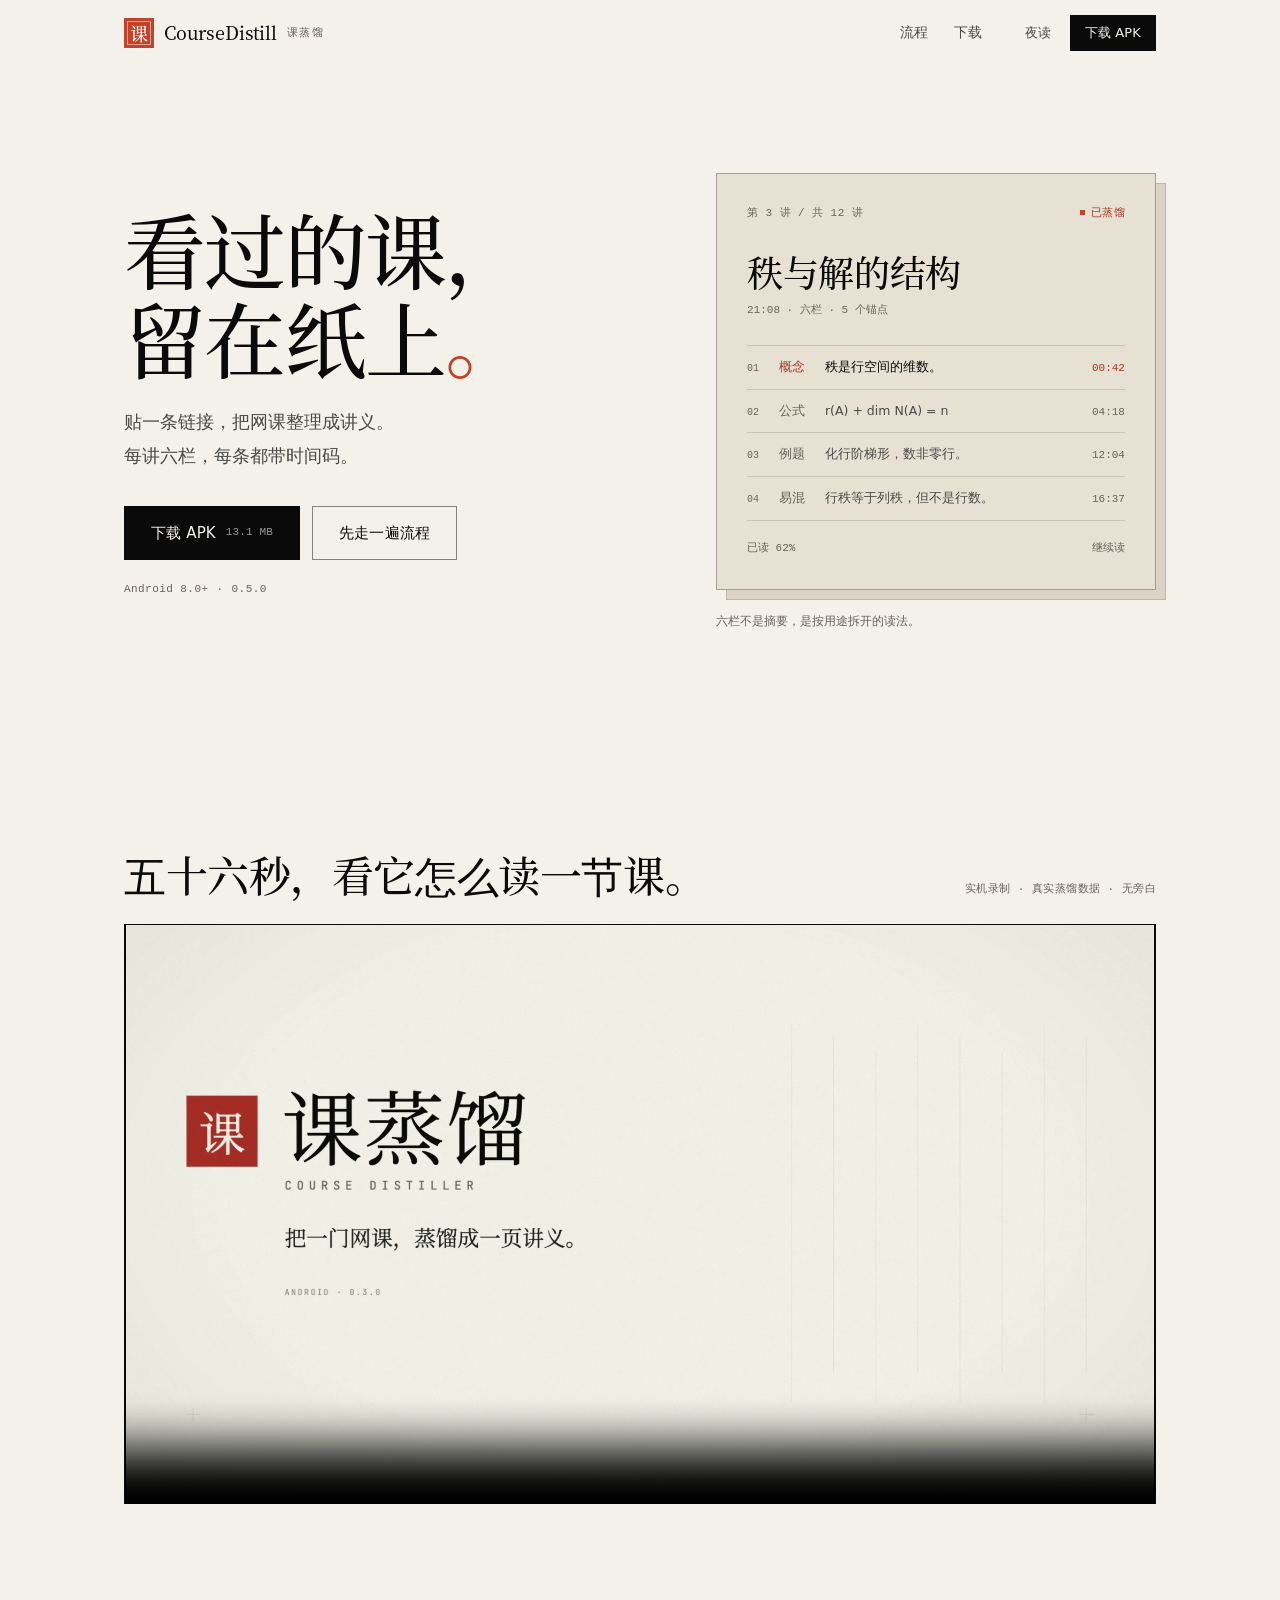
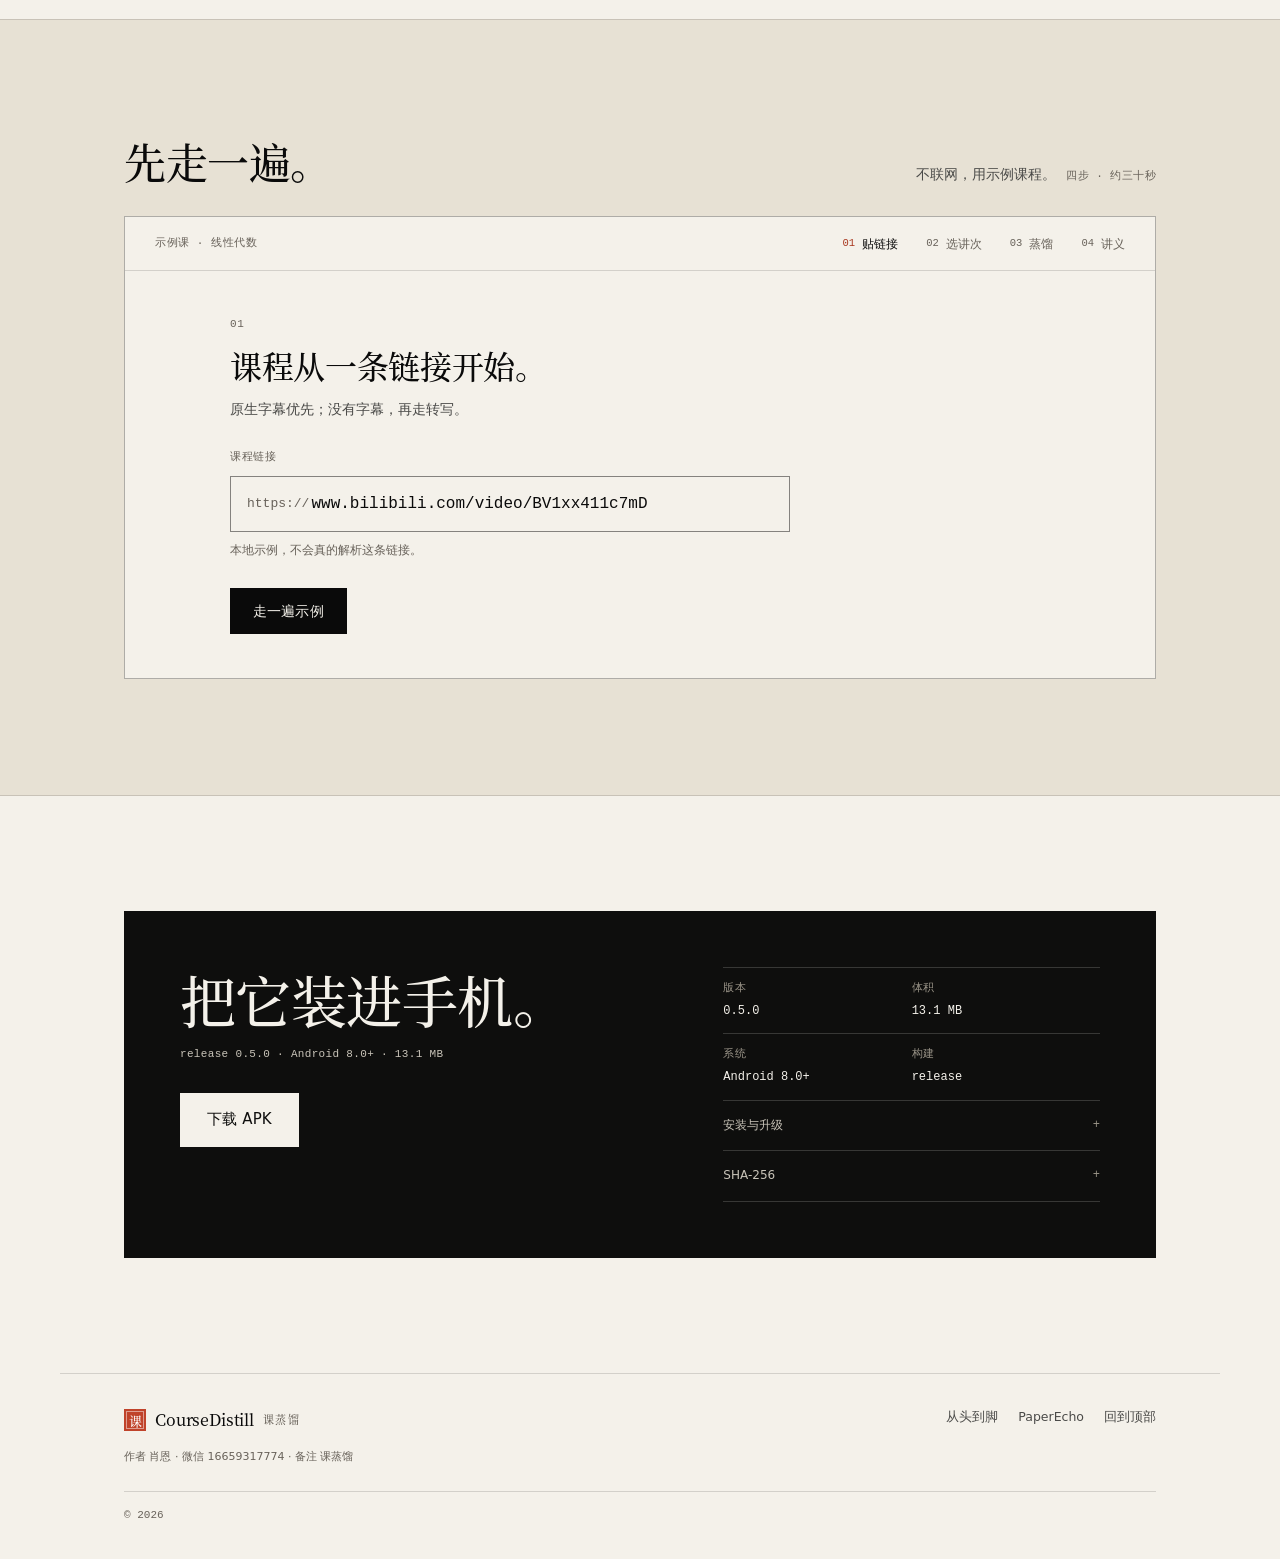
<file: index.html>
<!doctype html>
<html lang="zh-CN">
<head>
<meta charset="utf-8">
<meta name="viewport" content="width=device-width, initial-scale=1">
<title>CourseDistill 课蒸馏 · 把网课整理成讲义</title>
<meta name="description" content="贴一条课程链接，把一门网课整理成可检索的讲义。一讲六栏，每条都带能回到原话的时间码。">
<meta name="color-scheme" content="light dark">
<meta name="theme-color" content="#F4F1EA">
<link rel="canonical" href="https://dpenglish-com.github.io/keliuzheng-site/">
<link rel="icon" href="favicon.svg" type="image/svg+xml">
<link rel="apple-touch-icon" href="assets/apple-touch-icon.png">
<meta property="og:type" content="website">
<meta property="og:title" content="CourseDistill 课蒸馏 · 看过的课，留在纸上">
<meta property="og:description" content="贴一条课程链接，把网课整理成可检索的讲义。一讲六栏，每条都带时间码。">
<meta property="og:url" content="https://dpenglish-com.github.io/keliuzheng-site/">
<meta property="og:image" content="https://dpenglish-com.github.io/keliuzheng-site/assets/og.png">
<meta property="og:image:width" content="1200">
<meta property="og:image:height" content="630">
<meta property="og:image:alt" content="CourseDistill 课蒸馏 · 看过的课，留在纸上。">
<meta property="og:video" content="https://dpenglish-com.github.io/keliuzheng-site/assets/film/promo-56s.mp4">
<meta property="og:video:type" content="video/mp4">
<meta property="og:video:width" content="1920">
<meta property="og:video:height" content="1080">
<meta property="og:locale" content="zh_CN">
<meta name="twitter:card" content="summary_large_image">
<script>
(function () {
  var t;
  try { t = localStorage.getItem('keliuzheng-theme'); } catch (e) {}
  if (t !== 'light' && t !== 'dark') {
    t = window.matchMedia && window.matchMedia('(prefers-color-scheme: dark)').matches ? 'dark' : 'light';
  }
  document.documentElement.setAttribute('data-theme', t);
  document.documentElement.classList.add('js');
  var m = document.querySelector('meta[name="theme-color"]');
  if (m) m.setAttribute('content', t === 'dark' ? '#0C0C0C' : '#F4F1EA');
})();
</script>
<link rel="preload" href="assets/fonts/keliuzheng-serif.woff2?v=2" as="font" type="font/woff2" crossorigin>
<link rel="stylesheet" href="styles.css">
<script type="application/ld+json">
{
  "@context": "https://schema.org",
  "@type": "SoftwareApplication",
  "name": "CourseDistill 课蒸馏",
  "applicationCategory": "EducationalApplication",
  "operatingSystem": "Android 8.0 及以上",
  "softwareVersion": "0.5.0",
  "url": "https://dpenglish-com.github.io/keliuzheng-site/",
  "description": "把一门网课整理成可检索的讲义，一讲六栏，每条都带时间码。",
  "offers": { "@type": "Offer", "price": "0", "priceCurrency": "CNY" }
}
</script>
</head>
<body>
<a class="skip" href="#main">跳到主要内容</a>
<div class="read-progress" aria-hidden="true"><span id="read-progress-fill"></span></div>

<header class="site-head" id="site-head">
  <div class="wrap head-in">
    <a class="brand" href="#top" aria-label="课 CourseDistill 课蒸馏 首页">
      <span class="seal" aria-hidden="true">课</span>
      <span class="brand-en">CourseDistill</span>
      <span class="brand-cn">课蒸馏</span>
    </a>
    <nav class="nav" aria-label="页面导航">
      <a href="#flow" data-nav="flow">流程</a>
      <a href="#download" data-nav="download">下载</a>
    </nav>
    <div class="head-actions">
      <button class="theme" id="theme-toggle" type="button">夜读</button>
      <a class="btn btn-solid btn-small head-dl" href="downloads/Keliuzheng-0.5.0-release.apk" download>下载 APK</a>
    </div>
  </div>
</header>

<main id="main">
  <section class="hero wrap" id="top">
    <div class="hero-copy">
      <h1>看过的课，<br>留在纸上<span class="end">。</span></h1>
      <p class="hero-lead">贴一条链接，把网课整理成讲义。<br>每讲六栏，每条都带时间码。</p>
      <div class="hero-actions">
        <a class="btn btn-solid btn-lg" href="downloads/Keliuzheng-0.5.0-release.apk" download>下载 APK<span class="btn-note">13.1 MB</span></a>
        <a class="btn btn-line btn-lg" href="#flow">先走一遍流程</a>
      </div>
      <p class="hero-meta mono">Android 8.0+<span>·</span>0.5.0</p>
    </div>

    <figure class="hero-sheet">
      <div class="sheet-wrap">
        <article class="sheet">
          <header class="sheet-head mono">
            <span>第 3 讲 / 共 12 讲</span>
            <span class="sheet-status">已蒸馏</span>
          </header>
          <h2>秩与解的结构</h2>
          <p class="sheet-sub mono">21:08 · 六栏 · 5 个锚点</p>
          <ul class="sheet-rows">
            <li class="is-current"><span class="no mono">01</span><span class="k">概念</span><span class="v">秩是行空间的维数。</span><span class="t mono">00:42</span></li>
            <li><span class="no mono">02</span><span class="k">公式</span><span class="v">r(A) + dim N(A) = n</span><span class="t mono">04:18</span></li>
            <li><span class="no mono">03</span><span class="k">例题</span><span class="v">化行阶梯形，数非零行。</span><span class="t mono">12:04</span></li>
            <li><span class="no mono">04</span><span class="k">易混</span><span class="v">行秩等于列秩，但不是行数。</span><span class="t mono">16:37</span></li>
          </ul>
          <p class="sheet-foot mono"><span>已读 62%</span><span>继续读</span></p>
        </article>
      </div>
      <figcaption>六栏不是摘要，是按用途拆开的读法。</figcaption>
    </figure>
  </section>

  <section class="film wrap" id="film" aria-label="产品宣传片">
    <div class="film-head">
      <h2>五十六秒，看它怎么读一节课。</h2>
      <p class="mono">实机录制 · 真实蒸馏数据 · 无旁白</p>
    </div>
    <video class="film-video" controls playsinline preload="metadata" poster="assets/film/poster.jpg">
      <source src="assets/film/promo-56s.mp4" type="video/mp4">
      这段宣传片需要支持 HTML5 视频的浏览器观看。
    </video>
  </section>

  <section class="flow-band" id="flow">
    <div class="wrap">
      <header class="flow-head">
        <h2>先走一遍。</h2>
        <p>不联网，用示例课程。<span class="flow-time mono">四步 · 约三十秒</span></p>
      </header>

      <div class="app" id="demo" data-step="1">
        <div class="app-bar">
          <span class="app-title mono">示例课 · 线性代数</span>
          <ol class="stepper" aria-label="流程进度">
            <li class="is-current" data-step-label="1" aria-current="step"><span>01</span>贴链接</li>
            <li data-step-label="2"><span>02</span>选讲次</li>
            <li data-step-label="3"><span>03</span>蒸馏</li>
            <li data-step-label="4"><span>04</span>讲义</li>
          </ol>
        </div>

        <div class="app-body">
          <section class="panel" data-panel="1" aria-labelledby="panel-1-title">
            <div class="panel-in">
              <p class="panel-step mono">01</p>
              <h3 id="panel-1-title" tabindex="-1">课程从一条链接开始。</h3>
              <p class="panel-lead">原生字幕优先；没有字幕，再走转写。</p>
              <form class="link-form" id="link-form" novalidate>
                <label class="field-label mono" for="course-url">课程链接</label>
                <div class="field" id="url-field">
                  <span class="field-prefix" aria-hidden="true">https://</span>
                  <input id="course-url" name="url" type="text" inputmode="url" autocomplete="off" spellcheck="false" value="www.bilibili.com/video/BV1xx411c7mD" aria-describedby="url-hint">
                </div>
                <p class="field-hint" id="url-hint" aria-live="polite">本地示例，不会真的解析这条链接。</p>
                <div class="panel-actions">
                  <button class="btn btn-solid" type="submit" id="parse-btn">走一遍示例</button>
                </div>
              </form>
            </div>
          </section>

          <section class="panel" data-panel="2" aria-labelledby="panel-2-title" hidden>
            <div class="panel-in">
              <p class="panel-step mono">02</p>
              <div class="pick-head">
                <div>
                  <h3 id="panel-2-title" tabindex="-1">要读哪几讲？</h3>
                  <p class="panel-lead mono" id="found-count">示例课程 · 4 讲</p>
                </div>
                <button class="text-btn" type="button" id="toggle-all">取消全选</button>
              </div>
              <ul class="episodes" id="episodes">
                <li>
                  <label class="episode">
                    <input type="checkbox" value="1" checked>
                    <span class="check" aria-hidden="true"></span>
                    <span class="ep-no mono">01</span>
                    <span class="ep-name">向量与线性空间</span>
                    <span class="ep-meta mono">18:42</span>
                  </label>
                </li>
                <li>
                  <label class="episode">
                    <input type="checkbox" value="2" checked>
                    <span class="check" aria-hidden="true"></span>
                    <span class="ep-no mono">02</span>
                    <span class="ep-name">矩阵与线性变换</span>
                    <span class="ep-meta mono">24:16</span>
                  </label>
                </li>
                <li>
                  <label class="episode">
                    <input type="checkbox" value="3" checked>
                    <span class="check" aria-hidden="true"></span>
                    <span class="ep-no mono">03</span>
                    <span class="ep-name">秩与解的结构</span>
                    <span class="ep-meta mono">21:08</span>
                  </label>
                </li>
                <li>
                  <label class="episode">
                    <input type="checkbox" value="4" checked>
                    <span class="check" aria-hidden="true"></span>
                    <span class="ep-no mono">04</span>
                    <span class="ep-name">特征值与特征向量</span>
                    <span class="ep-meta mono">27:35</span>
                  </label>
                </li>
              </ul>
              <div class="panel-actions split">
                <button class="text-btn" type="button" id="back-1">返回</button>
                <div class="actions-right">
                  <span class="sel-count mono" id="sel-count">已选 4 讲</span>
                  <button class="btn btn-solid" type="button" id="start-btn">开始蒸馏</button>
                </div>
              </div>
            </div>
          </section>

          <section class="panel" data-panel="3" aria-labelledby="panel-3-title" hidden>
            <div class="panel-in">
              <p class="panel-step mono">03</p>
              <div class="distill-head">
                <div>
                  <h3 id="panel-3-title" tabindex="-1">示例在跑。</h3>
                  <p class="panel-lead">可以先跳过，直接看讲义。</p>
                </div>
                <span class="mono" id="distill-percent">0%</span>
              </div>
              <div class="progress" id="distill-progress" role="progressbar" aria-labelledby="panel-3-title" aria-valuemin="0" aria-valuemax="100" aria-valuenow="0"><span id="distill-fill"></span></div>
              <ul class="jobs" id="jobs"></ul>
              <div class="panel-actions split">
                <button class="text-btn" type="button" id="skip-btn">直接看结果</button>
                <button class="btn btn-solid" type="button" id="read-btn" hidden>看讲义样张</button>
              </div>
              <p class="demo-note mono" id="distill-live" aria-live="polite">演示已加速。</p>
            </div>
          </section>

          <section class="panel" data-panel="4" aria-labelledby="panel-4-title" hidden>
            <div class="panel-in">
              <p class="panel-step mono">04</p>
              <div class="reader-head">
                <div>
                  <p class="reader-course mono">示例课 · 线性代数</p>
                  <h3 id="panel-4-title" tabindex="-1">秩与解的结构</h3>
                </div>
                <div class="reader-pick" id="reader-pick" hidden>
                  <label class="field-label mono" for="reader-episode">已选讲次</label>
                  <select class="reader-select mono" id="reader-episode"></select>
                </div>
                <span class="reader-meta mono" id="reader-meta">第 3 讲 · 21:08</span>
              </div>

              <div class="reader">
                <div class="reader-tabs" role="tablist" aria-label="讲义六栏">
                  <button role="tab" id="tab-1" aria-controls="pane-1" aria-selected="true" tabindex="0" class="is-active"><span class="mono">01</span>概念</button>
                  <button role="tab" id="tab-2" aria-controls="pane-2" aria-selected="false" tabindex="-1"><span class="mono">02</span>公式</button>
                  <button role="tab" id="tab-3" aria-controls="pane-3" aria-selected="false" tabindex="-1"><span class="mono">03</span>推导</button>
                  <button role="tab" id="tab-4" aria-controls="pane-4" aria-selected="false" tabindex="-1"><span class="mono">04</span>例题</button>
                  <button role="tab" id="tab-5" aria-controls="pane-5" aria-selected="false" tabindex="-1"><span class="mono">05</span>易混</button>
                  <button role="tab" id="tab-6" aria-controls="pane-6" aria-selected="false" tabindex="-1"><span class="mono">06</span>考点</button>
                </div>

                <div class="reader-panes">
                  <section class="pane is-active" role="tabpanel" id="pane-1" aria-labelledby="tab-1" tabindex="0">
                    <p>秩是行空间的维数，也等于列空间的维数；它衡量矩阵独立信息的多少。</p>
                    <button class="stamp" type="button" aria-expanded="false" aria-controls="quote-1">00:42 · 示例原文</button>
                    <blockquote class="quote" id="quote-1" hidden>“行秩和列秩相等，这是结论；先抓住行空间，秩就有定义了。”</blockquote>
                  </section>

                  <section class="pane" role="tabpanel" id="pane-2" aria-labelledby="tab-2" tabindex="0" hidden>
                    <p>A 有 n 列时，r(A) + dim N(A) = n。列满秩只保证“有解时唯一”，不是无条件有唯一解。</p>
                    <p class="formula mono">r(A) + dim N(A) = n</p>
                    <button class="stamp" type="button" aria-expanded="false" aria-controls="quote-2">04:18 · 示例原文</button>
                    <blockquote class="quote" id="quote-2" hidden>“先看列数，再看秩。解的自由度，就是列数减秩。”</blockquote>
                  </section>

                  <section class="pane" role="tabpanel" id="pane-3" aria-labelledby="tab-3" tabindex="0" hidden>
                    <p>初等行变换不改变行空间；化成行阶梯形后，非零行的数量就是秩。</p>
                    <button class="stamp" type="button" aria-expanded="false" aria-controls="quote-3">07:05 · 示例原文</button>
                    <blockquote class="quote" id="quote-3" hidden>“行变换只是在换一组基，空间本身没动，所以秩不会变。”</blockquote>
                  </section>

                  <section class="pane" role="tabpanel" id="pane-4" aria-labelledby="tab-4" tabindex="0" hidden>
                    <p>A 是 3×5 矩阵且 r(A)=3 时，dim N(A)=5−3=2。减的是列数，不是行数。</p>
                    <button class="stamp" type="button" aria-expanded="false" aria-controls="quote-4">12:04 · 示例原文</button>
                    <blockquote class="quote" id="quote-4" hidden>“我不急着解方程，先把秩数出来，后面就只剩写参数。”</blockquote>
                  </section>

                  <section class="pane" role="tabpanel" id="pane-5" aria-labelledby="tab-5" tabindex="0" hidden>
                    <p>r(A+B) ≤ r(A)+r(B)，等号只是特例；r(AB) ≤ min{r(A), r(B)}。</p>
                    <button class="stamp" type="button" aria-expanded="false" aria-controls="quote-5">16:37 · 示例原文</button>
                    <blockquote class="quote" id="quote-5" hidden>“rank(A+B) 最多是两者之和，等号成立是特例，不是规律。”</blockquote>
                  </section>

                  <section class="pane" role="tabpanel" id="pane-6" aria-labelledby="tab-6" tabindex="0" hidden>
                    <p>非齐次方程 Ax=b 有解，当且仅当 r(A)=r([A|b])；有解时自由度是 n−r(A)。</p>
                    <button class="stamp" type="button" aria-expanded="false" aria-controls="quote-6">18:32 · 示例原文</button>
                    <blockquote class="quote" id="quote-6" hidden>“参数题不是难题，它只是把秩的讨论拆成了几种情况。”</blockquote>
                  </section>
                </div>
              </div>

              <div class="panel-actions split">
                <button class="text-btn" type="button" id="restart">重新走一遍</button>
                <a class="btn btn-solid" href="#download">下载 APK</a>
              </div>
            </div>
          </section>
        </div>
      </div>
      <noscript><p class="noscript">流程演示需要 JavaScript；下载与安装信息不受影响。</p></noscript>
    </div>
  </section>

  <section class="download wrap" id="download">
    <div class="download-card">
      <div class="download-main">
        <h2>把它装进手机。</h2>
        <p class="download-sub mono">release 0.5.0 · Android 8.0+ · 13.1 MB</p>
        <div class="download-actions">
          <a class="btn btn-paper btn-lg" href="downloads/Keliuzheng-0.5.0-release.apk" download>下载 APK</a>
        </div>
      </div>
      <div class="download-side">
        <dl class="download-facts">
          <div><dt>版本</dt><dd>0.5.0</dd></div>
          <div><dt>体积</dt><dd>13.1 MB</dd></div>
          <div><dt>系统</dt><dd>Android 8.0+</dd></div>
          <div><dt>构建</dt><dd>release</dd></div>
        </dl>
        <details class="fold">
          <summary>安装与升级</summary>
          <ol>
            <li>下载后打开 APK。</li>
            <li>按系统提示，允许安装未知来源应用。</li>
            <li>从 0.1.0 debug 升级：先卸载旧版；课程数据在后端，不会丢。</li>
          </ol>
        </details>
        <details class="fold">
          <summary>SHA-256</summary>
          <code id="sha">0d43700f52a7b4ca95cf8615739e2bee17c4457e355d523ae375ab6f998e3d0d</code>
          <button class="text-btn copy-btn" id="copy-sha" type="button">复制校验值</button>
        </details>
      </div>
    </div>
  </section>
</main>

<footer class="site-foot wrap">
  <div class="foot-in">
    <p class="foot-brand"><span class="seal seal-sm" aria-hidden="true">课</span><span class="foot-en mono">CourseDistill</span><span class="foot-cn">课蒸馏</span></p>
    <p class="foot-meta">作者 肖恩 · 微信 16659317774 · 备注 课蒸馏</p>
    <div class="foot-links">
      <a href="https://dpenglish-com.github.io/">从头到脚</a>
      <a href="https://dpenglish-com.github.io/paperecho-site/">PaperEcho</a>
      <a href="#top">回到顶部</a>
    </div>
    <p class="foot-base mono">© <span id="year">2026</span></p>
  </div>
</footer>

<div class="toast" id="toast" role="status" aria-live="polite"></div>

<script src="main.js"></script>
</body>
</html>
</file>
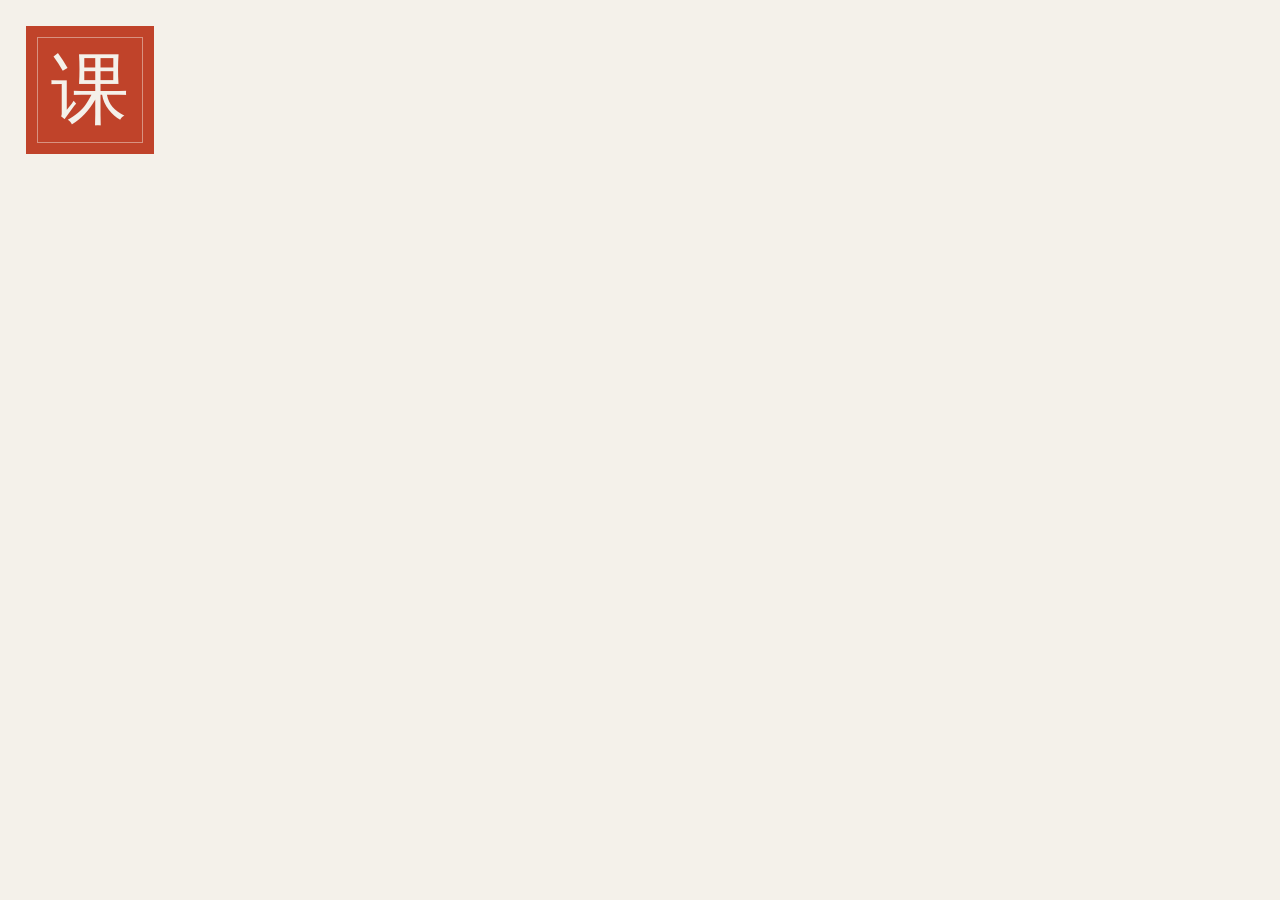
<file: tools/icon.html>
<!DOCTYPE html>
<html lang="zh-CN">
<head>
<meta charset="utf-8">
<!-- 主屏图标模板：180×180。由 tools/make-assets.sh 截图成 assets/apple-touch-icon.png。
     和 favicon.svg 的唯一区别是这里带「课」字——180px 下认得出来，
     16px 的 favicon 里认不出来，所以那边是纯几何的印。 -->
<style>
  html, body { margin: 0; padding: 0; }
  body {
    width: 180px; height: 180px; background: #F4F1EA;
    display: grid; place-items: center;
  }
  .seal {
    position: relative; width: 128px; height: 128px; background: #C0432A;
    color: #F4F1EA; display: grid; place-items: center;
    font-family: "Noto Serif SC", "Songti SC", serif; font-size: 78px; line-height: 1;
    -webkit-font-smoothing: antialiased;
  }
  .seal::before { content: ""; position: absolute; inset: 11px; border: 1px solid currentColor; opacity: .45; }
</style>
</head>
<body>
  <span class="seal">课</span>
</body>
</html>
</file>
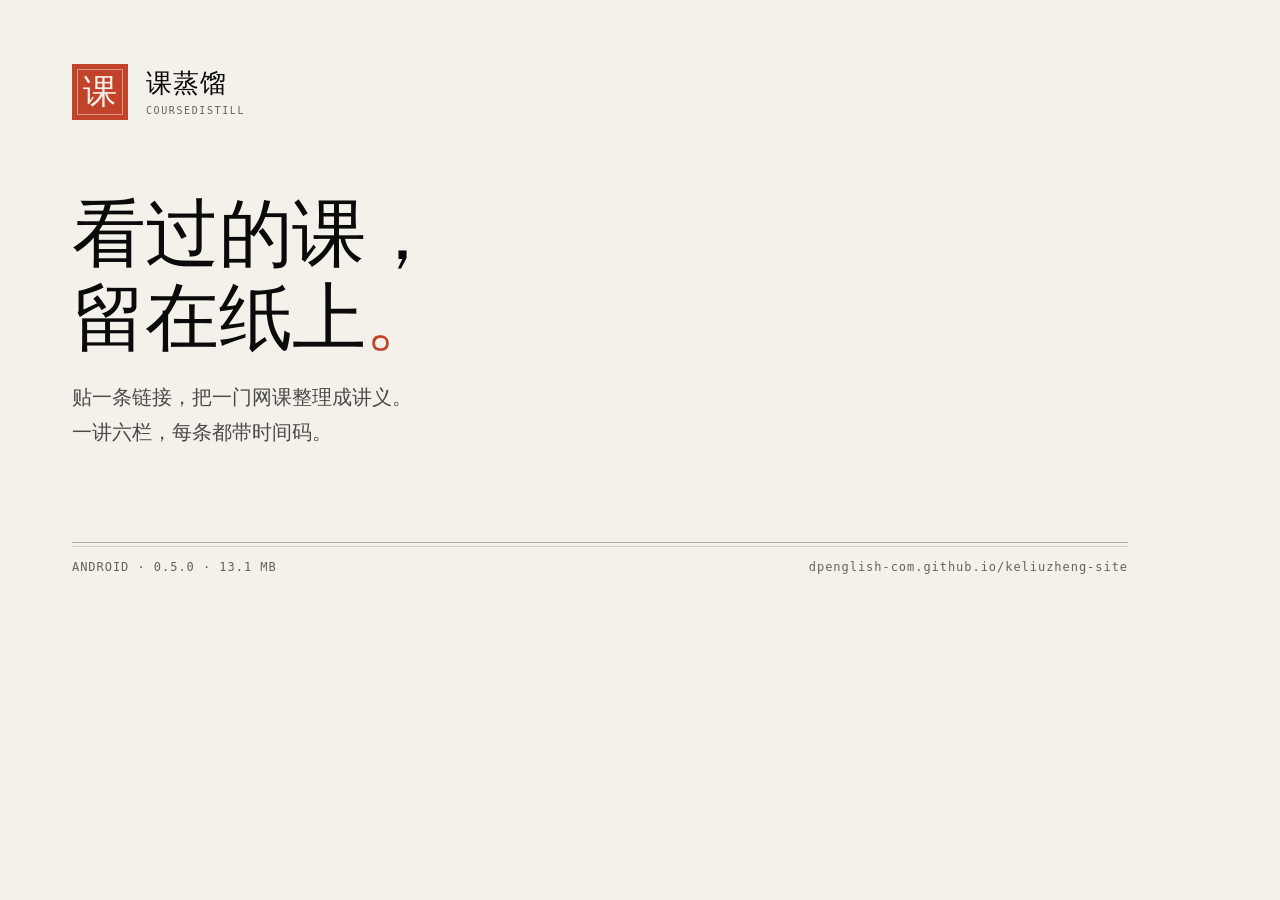
<file: tools/og.html>
<!doctype html>
<html lang="zh-CN">
<head>
<meta charset="utf-8">
<!-- 分享卡模板：1200×630。由 tools/make-assets.sh 用 headless Chrome 截图成 assets/og.png。
     色板取自 PaperEcho 的 INK：纸面、焦墨、单一朱红；直角、细线、零投影。 -->
<style>
  html, body { margin: 0; padding: 0; }
  body {
    width: 1200px; height: 630px;
    background: #F4F1EA; color: #0A0A0A;
    font-family: -apple-system, BlinkMacSystemFont, "PingFang SC", "Noto Sans SC", sans-serif;
    display: flex; flex-direction: column; justify-content: space-between;
    padding: 64px 72px 56px; box-sizing: border-box;
    -webkit-font-smoothing: antialiased;
  }
  .serif { font-family: "Songti SC", "Source Han Serif SC", "Noto Serif SC", serif; }
  .mono  { font-family: ui-monospace, "SF Mono", Menlo, monospace; font-variant-numeric: tabular-nums; }

  .top { display: flex; align-items: center; gap: 18px; }
  .seal {
    position: relative; width: 56px; height: 56px; background: #C0432A;
    color: #F4F1EA; display: grid; place-items: center;
    font-family: "Songti SC", "Source Han Serif SC", serif; font-size: 34px; line-height: 1;
  }
  .seal::before { content: ""; position: absolute; inset: 5px; border: 1px solid currentColor; opacity: .48; }
  .brand-name { font-family: "Songti SC", "Source Han Serif SC", serif; font-size: 26px; line-height: 1.2; letter-spacing: .04em; }
  .brand-sub { font-family: ui-monospace, "SF Mono", monospace; font-size: 10px; letter-spacing: .16em; color: #68625A; margin-top: 5px; }

  h1 { font-family: "Songti SC", "Source Han Serif SC", serif; font-weight: 400;
       font-size: 74px; line-height: 1.14; letter-spacing: -.01em; margin: 0; }
  h1 .dot { color: #C0432A; }
  .sub { font-size: 20px; line-height: 1.75; color: #4A4A48; margin-top: 20px; max-width: 30em; }

  .rule { border-top: 1px solid rgba(10, 10, 10, .30); position: relative; padding-top: 3px; margin-bottom: 14px; }
  .rule::before { content: ""; position: absolute; inset: 3px 0 auto 0; border-top: 1px solid rgba(10, 10, 10, .14); }
  .meta { display: flex; justify-content: space-between;
          font-family: ui-monospace, "SF Mono", monospace; font-size: 12px;
          letter-spacing: .08em; color: #68625A; font-variant-numeric: tabular-nums; }
</style>
</head>
<body>
  <div class="top">
    <span class="seal">课</span>
    <div>
      <div class="brand-name">课蒸馏</div>
      <div class="brand-sub">COURSEDISTILL</div>
    </div>
  </div>

  <div>
    <h1>看过的课，<br>留在纸上<span class="dot">。</span></h1>
    <p class="sub">贴一条链接，把一门网课整理成讲义。<br>一讲六栏，每条都带时间码。</p>
  </div>

  <div class="bottom">
    <div class="rule"></div>
    <div class="meta">
      <span>ANDROID · 0.5.0 · 13.1 MB</span>
      <span>dpenglish-com.github.io/keliuzheng-site</span>
    </div>
  </div>
</body>
</html>
</file>
<file: styles.css>
/* 课蒸馏 · 纸与墨
   色板取自 PaperEcho 的 INK：纸面、焦墨、单一朱红。
   直角、细线、零投影；层次靠墨色与留白，动效只走 transform / opacity。 */

:root {
  --paper: #F4F1EA;
  --paper-2: #E7E1D4;
  --paper-3: #DBD4C5;
  --ink: #0A0A0A;
  --ink-2: #4A4A48;
  --ink-3: #68625A;
  --accent: #C0432A;
  --accent-text: #A8371F;
  --on-accent: #FFFFFF;
  --hair: rgba(10, 10, 10, .14);
  --hair-2: rgba(10, 10, 10, .30);
  /* 控件边界：input / 未勾选 checkbox / 线框按钮，对纸面 >=3:1（装饰线仍用 --hair-2） */
  --hair-control: rgba(10, 10, 10, .48);

  --ink-block: #0E0E0D;
  --on-block: #F4F1EA;
  --on-block-2: #C9C4B9;
  --on-block-3: #9A9488;
  --hair-block: rgba(244, 241, 234, .18);
  --accent-on-block: #E2603F;
  --on-accent-block: #0E0E0D;

  --sans: -apple-system, BlinkMacSystemFont, "PingFang SC", "Hiragino Sans GB",
          "Source Han Sans SC", "Noto Sans SC", "Microsoft YaHei", system-ui, sans-serif;
  --serif: "KD Serif", "Songti SC", "Source Han Serif SC", "Noto Serif SC", ui-serif, Georgia, serif;
  --mono: ui-monospace, "SF Mono", "JetBrains Mono", Menlo, Consolas, monospace;

  --maxw: 1160px;
  --gutter: clamp(20px, 5vw, 64px);
  --step: clamp(72px, 9vw, 128px);
  --ease: cubic-bezier(.22, .61, .36, 1);
  --ease-out: cubic-bezier(.16, 1, .3, 1);
  --dur: 220ms;
}

:root[data-theme="dark"] {
  --paper: #0C0C0C;
  --paper-2: #1A1918;
  --paper-3: #242320;
  --ink: #F2F0EA;
  --ink-2: #B9B5AC;
  --ink-3: #918C84;
  --accent: #E76B4A;
  --accent-text: #E76B4A;
  --on-accent: #0C0C0C;
  --hair: rgba(242, 240, 234, .14);
  --hair-2: rgba(242, 240, 234, .30);
  --hair-control: rgba(242, 240, 234, .48);

  --ink-block: #F2F0EA;
  --on-block: #0C0C0C;
  --on-block-2: #4A4A48;
  --on-block-3: #68625A;
  --hair-block: rgba(12, 12, 12, .18);
  --accent-on-block: #A8371F;
  --on-accent-block: #F4F1EA;
}

@font-face {
  font-family: "KD Serif";
  src: url("assets/fonts/keliuzheng-serif.woff2?v=2") format("woff2");
  font-style: normal;
  font-weight: 400;
  font-display: swap;
}

:root { color-scheme: light; }
:root[data-theme="dark"] { color-scheme: dark; }

*, *::before, *::after { box-sizing: border-box; }
html { -webkit-text-size-adjust: 100%; scroll-behavior: smooth; }
body {
  margin: 0;
  background: var(--paper);
  color: var(--ink);
  font-family: var(--sans);
  font-size: 16px;
  line-height: 1.8;
  -webkit-font-smoothing: antialiased;
  text-rendering: optimizeLegibility;
}
::selection { background: var(--ink); color: var(--paper); }
:focus-visible { outline: 2px solid var(--accent); outline-offset: 3px; }
a { color: inherit; text-decoration: none; }
button { font: inherit; color: inherit; }
h1, h2, h3, p, dl, dd, dt, ul, ol, li, figure, blockquote { margin: 0; }
ul, ol { padding: 0; list-style: none; }
img, svg { display: block; max-width: 100%; }
[hidden] { display: none !important; }

.mono { font-family: var(--mono); font-variant-numeric: tabular-nums; }
.sr-only {
  position: absolute; width: 1px; height: 1px; padding: 0; margin: -1px;
  overflow: hidden; clip: rect(0 0 0 0); white-space: nowrap; border: 0;
}
.wrap { width: 100%; max-width: var(--maxw); margin: 0 auto; padding: 0 var(--gutter); }
.skip {
  position: absolute; top: 0; left: var(--gutter); z-index: 90;
  padding: 10px 16px; background: var(--ink); color: var(--paper);
  clip-path: inset(50%); transform: translateY(-200%);
}
.skip:focus { clip-path: none; transform: none; }

/* 阅读进度 */
.read-progress {
  position: fixed; inset: 0 0 auto; height: 2px; z-index: 80;
  pointer-events: none;
}
.read-progress span {
  display: block; height: 100%; background: var(--accent);
  transform: scaleX(0); transform-origin: left center;
}

/* 顶栏 */
.site-head {
  position: sticky; top: 0; z-index: 50;
  background: var(--paper);
  border-bottom: 1px solid transparent;
  transition: border-color var(--dur) var(--ease);
}
.site-head.is-scrolled { border-bottom-color: var(--hair); }
.head-in { display: flex; align-items: center; gap: 30px; min-height: 66px; }
/* 触控热区 ≥44px：只加纵向 padding，视觉位置不变（30 + 2×7） */
.brand { display: flex; align-items: center; gap: 10px; flex: none; padding-block: 7px; }
.seal {
  position: relative; width: 30px; height: 30px;
  display: grid; place-items: center; flex: none;
  background: var(--accent); color: var(--on-accent);
  font-family: var(--serif); font-size: 18px; line-height: 1;
  user-select: none;
}
.seal::before { content: ""; position: absolute; inset: 3px; border: 1px solid currentColor; opacity: .48; }
.brand-en {
  color: var(--ink); font-family: var(--serif); font-size: 18px;
  letter-spacing: -.01em; line-height: 1.1;
}
.brand-cn {
  color: var(--ink-3); font-size: 11px; line-height: 1.3; letter-spacing: .14em;
}
.nav { display: flex; gap: 26px; margin-left: auto; color: var(--ink-2); font-size: 14px; }
.nav a { position: relative; padding: 6px 0; }
.nav a::after {
  content: ""; position: absolute; left: 0; right: 0; bottom: 0; height: 1px;
  background: var(--accent); transform: scaleX(0); transform-origin: left center;
  transition: transform var(--dur) var(--ease);
}
.nav a:hover { color: var(--ink); }
.nav a.is-active { color: var(--ink); }
.nav a.is-active::after { transform: scaleX(1); }
.head-actions { display: flex; align-items: center; gap: 6px; }
.theme {
  min-height: 44px; min-width: 44px; padding: 0 12px; border: 1px solid transparent;
  background: none; color: var(--ink-2); font-size: 13px; cursor: pointer;
  transition: color var(--dur) var(--ease), border-color var(--dur) var(--ease);
}
.theme:hover { color: var(--ink); border-color: var(--hair-2); }

/* 按钮 */
.btn {
  display: inline-flex; align-items: center; justify-content: center; gap: 10px;
  min-height: 46px; padding: 0 22px;
  border: 1px solid transparent; background: none;
  color: var(--ink); font-size: 14px; font-weight: 500; letter-spacing: .01em;
  cursor: pointer; text-align: center;
  transition: background var(--dur) var(--ease), color var(--dur) var(--ease),
              border-color var(--dur) var(--ease), transform 150ms var(--ease);
}
.btn:hover { text-decoration: none; transform: translateY(-1px); }
.btn:active { transform: translateY(0) scale(.995); }
.btn:disabled { opacity: .35; cursor: not-allowed; transform: none; }
.btn-solid { background: var(--ink); color: var(--paper); border-color: var(--ink); }
.btn-solid:hover { background: var(--accent); border-color: var(--accent); color: var(--on-accent); }
.btn-line { border-color: var(--hair-control); color: var(--ink); }
.btn-line:hover { border-color: var(--accent); color: var(--accent-text); }
.btn-small { min-height: 36px; padding: 0 14px; font-size: 13px; }
.btn-lg { min-height: 54px; padding: 0 26px; font-size: 15px; }
.btn-note { font-family: var(--mono); font-size: 11px; font-weight: 400; opacity: .62; }
/* hover 底色变朱红时，半透明小字会掉到 2.6:1，hover 态恢复满不透明（白/墨对朱红均 >=5:1） */
.btn-solid:hover .btn-note { opacity: 1; }
.text-btn {
  display: inline-flex; align-items: center;
  min-height: 44px; padding: 0 11px; margin: -10px -11px;
  border: 0; background: none; color: var(--ink-3); font-size: 13px;
  cursor: pointer; text-decoration: underline; text-underline-offset: .28em;
  text-decoration-color: var(--hair-2); text-decoration-thickness: 1px;
  transition: color var(--dur) var(--ease), text-decoration-color var(--dur) var(--ease);
}
.text-btn:hover { color: var(--ink); text-decoration-color: var(--ink); }

/* 首屏 */
.hero {
  display: grid; grid-template-columns: minmax(0, 1.06fr) minmax(0, .94fr);
  gap: clamp(36px, 6vw, 88px); align-items: center;
  padding-top: clamp(56px, 9vw, 106px);
  padding-bottom: clamp(64px, 8vw, 104px);
}
.hero-copy { max-width: 600px; }
.hero h1 {
  font-family: var(--serif); font-weight: 400;
  font-size: clamp(44px, 6.4vw, 86px); line-height: 1.08;
  letter-spacing: -.02em; text-wrap: balance;
}
.hero h1 .end { color: var(--accent); }
.hero-lead {
  margin-top: 24px; max-width: 30em;
  color: var(--ink-2); font-size: clamp(16px, 1.5vw, 18px); line-height: 1.85;
}
.hero-actions { display: flex; flex-wrap: wrap; gap: 12px; margin-top: 34px; }
.hero-meta { margin-top: 20px; color: var(--ink-3); font-size: 11px; letter-spacing: .04em; }
.hero-meta span { margin: 0 8px; color: var(--ink-3); }

.hero-sheet { width: 100%; max-width: 440px; justify-self: end; margin: 0; }
.sheet-wrap { position: relative; }
.sheet-wrap::before {
  content: ""; position: absolute; inset: 10px -10px -10px 10px;
  background: var(--paper-3); border: 1px solid var(--hair);
}
.sheet {
  position: relative; z-index: 1;
  padding: clamp(22px, 3vw, 30px);
  background: var(--paper-2); border: 1px solid var(--hair-2);
}
.sheet-head {
  display: flex; justify-content: space-between; gap: 12px;
  color: var(--ink-3); font-size: 11px; letter-spacing: .04em;
}
.sheet-status { color: var(--accent-text); white-space: nowrap; }
.sheet-status::before {
  content: ""; display: inline-block; width: 5px; height: 5px;
  margin-right: 6px; vertical-align: 1px; background: var(--accent);
}
.sheet h2 {
  margin-top: 26px; font-family: var(--serif); font-weight: 400;
  font-size: clamp(28px, 3vw, 36px); line-height: 1.2; letter-spacing: -.01em;
}
.sheet-sub { margin-top: 8px; color: var(--ink-3); font-size: 11px; }
.sheet-rows { margin-top: 24px; border-top: 1px solid var(--hair); }
.sheet-rows li {
  display: grid; grid-template-columns: 24px 38px minmax(0, 1fr) auto;
  align-items: baseline; gap: 8px; padding: 10px 0;
  border-bottom: 1px solid var(--hair); font-size: 12.5px;
}
.sheet-rows .no { color: var(--ink-3); font-size: 10px; }
.sheet-rows .k { color: var(--ink-3); }
.sheet-rows .v {
  min-width: 0; color: var(--ink-2);
  overflow: hidden; text-overflow: ellipsis; white-space: nowrap;
}
.sheet-rows .t { color: var(--ink-3); font-size: 11px; }
.sheet-rows li.is-current .k,
.sheet-rows li.is-current .t { color: var(--accent-text); }
.sheet-rows li.is-current .v { color: var(--ink); }
.sheet-foot {
  display: flex; justify-content: space-between; gap: 12px;
  margin-top: 18px; color: var(--ink-3); font-size: 11px;
}
.hero-sheet figcaption {
  margin-top: 22px; color: var(--ink-3);
  font-size: 11.5px; line-height: 1.7;
}

/* 流程演示 */
.flow-band {
  padding: var(--step) 0;
  background: var(--paper-2);
  border-top: 1px solid var(--hair);
  border-bottom: 1px solid var(--hair);
  scroll-margin-top: 66px;
}
.flow-head {
  display: flex; align-items: baseline; justify-content: space-between;
  gap: 16px 32px; flex-wrap: wrap; margin-bottom: 30px;
}
.flow-head h2 {
  font-family: var(--serif); font-weight: 400;
  font-size: clamp(28px, 3.4vw, 42px); line-height: 1.2; letter-spacing: -.01em;
}
.flow-head p { color: var(--ink-2); font-size: 13.5px; }
.flow-time { margin-left: 10px; color: var(--ink-3); font-size: 11px; letter-spacing: .04em; }

.app {
  position: relative; background: var(--paper);
  border: 1px solid var(--hair-2);
}
.app-bar {
  display: flex; align-items: center; justify-content: space-between; gap: 24px;
  min-height: 54px; padding: 0 clamp(18px, 3vw, 30px);
  border-bottom: 1px solid var(--hair);
}
.app-title { color: var(--ink-3); font-size: 11px; letter-spacing: .05em; }
.stepper { display: flex; gap: clamp(12px, 2.4vw, 28px); }
.stepper li {
  display: flex; align-items: center; gap: 7px;
  color: var(--ink-3); font-size: 11.5px; white-space: nowrap;
  transition: color var(--dur) var(--ease);
}
.stepper li span { font-family: var(--mono); font-size: 10.5px; color: var(--ink-3); }
.stepper li.is-current { color: var(--ink); }
.stepper li.is-current span { color: var(--accent-text); }
.stepper li.is-done { color: var(--ink-2); }

.app-body {
  display: flex; flex-direction: column;
  min-height: clamp(330px, 38vw, 370px);
  padding: clamp(24px, 4.2vw, 44px);
}
.panel { display: flex; flex-direction: column; flex: 1; animation: panel-in 280ms var(--ease-out); }
.panel-in {
  display: flex; flex-direction: column; flex: 1;
  width: 100%; max-width: 820px; margin: 0 auto;
}
.panel-step { color: var(--ink-3); font-size: 11px; letter-spacing: .06em; }
.panel h3 {
  margin-top: 10px; font-family: var(--serif); font-weight: 400;
  font-size: clamp(24px, 2.6vw, 32px); line-height: 1.3; letter-spacing: -.01em;
}
.panel h3:focus { outline: none; }
.panel-lead { margin-top: 10px; color: var(--ink-2); font-size: 14px; }
.panel-actions {
  display: flex; align-items: center; gap: 16px;
  margin-top: auto; padding-top: 28px;
}
.panel-actions.split { justify-content: space-between; }
@keyframes panel-in {
  from { opacity: 0; transform: translateY(6px); }
  to { opacity: 1; transform: none; }
}

.link-form { display: flex; flex-direction: column; flex: 1; max-width: 560px; margin-top: 26px; }
.field-label { color: var(--ink-3); font-size: 11px; letter-spacing: .06em; }
.field {
  display: flex; align-items: center; min-height: 56px; margin-top: 8px;
  background: var(--paper); border: 1px solid var(--hair-control);
  transition: border-color var(--dur) var(--ease);
}
/* 输入框自身的焦点环换成外框环：留白内可见，且不会被 .field 裁掉 */
.field:focus-within { border-color: var(--ink); outline: 2px solid var(--ink); outline-offset: 2px; }
.field.has-error { border-color: var(--accent); }
.field-prefix {
  padding-left: 16px; color: var(--ink-3);
  font-family: var(--mono); font-size: 13px; user-select: none;
}
.field input {
  flex: 1; min-width: 0; padding: 14px 16px 14px 2px;
  border: 0; background: none; outline: none;
  color: var(--ink); font-family: var(--mono);
  /* iOS 对 <16px 的输入控件会在聚焦时放大页面 */
  font-size: 16px;
}
.field input::placeholder { color: var(--ink-3); }
.field-hint { margin-top: 8px; color: var(--ink-3); font-size: 11.5px; }
.field-hint.is-error { color: var(--accent-text); }

.pick-head { display: flex; align-items: flex-start; justify-content: space-between; gap: 18px; }
.episodes { margin-top: 20px; border-top: 1px solid var(--hair); }
.episode {
  position: relative; display: flex; align-items: center; gap: 14px;
  min-height: 48px; padding: 8px 12px 8px 0;
  border-bottom: 1px solid var(--hair); cursor: pointer;
  transition: background var(--dur) var(--ease);
}
.episode:hover { background: var(--paper-2); }
.episode input {
  position: absolute; width: 1px; height: 1px; opacity: 0; pointer-events: none;
}
.check {
  position: relative; flex: none; width: 16px; height: 16px;
  border: 1px solid var(--hair-control);
  transition: background var(--dur) var(--ease), border-color var(--dur) var(--ease);
}
.episode input:checked + .check { background: var(--ink); border-color: var(--ink); }
.episode input:checked + .check::after {
  content: ""; position: absolute; left: 5px; top: 1.5px;
  width: 4px; height: 8px;
  border: solid var(--paper); border-width: 0 1.5px 1.5px 0;
  transform: rotate(45deg);
}
.episode input:focus-visible + .check { outline: 2px solid var(--accent); outline-offset: 2px; }
.ep-no { width: 22px; color: var(--ink-3); font-size: 10.5px; }
.ep-name {
  flex: 1; min-width: 0; font-size: 14px;
  overflow: hidden; text-overflow: ellipsis; white-space: nowrap;
}
.ep-meta { color: var(--ink-3); font-size: 11px; }
.actions-right { display: flex; align-items: center; gap: 16px; margin-left: auto; }
.sel-count { color: var(--ink-3); font-size: 11px; white-space: nowrap; }

.distill-head { display: flex; align-items: flex-start; justify-content: space-between; gap: 20px; }
#distill-percent { color: var(--ink-2); font-size: 12px; padding-top: 6px; }
.progress { height: 3px; margin-top: 24px; background: var(--hair); overflow: hidden; }
.progress span {
  display: block; height: 100%; background: var(--accent);
  transform: scaleX(0); transform-origin: left center;
  transition: transform 320ms var(--ease);
}
.jobs { margin-top: 14px; }
.jobs li {
  display: flex; align-items: center; justify-content: space-between; gap: 16px;
  padding: 8px 0; border-bottom: 1px solid var(--hair); font-size: 13px;
}
.job-name { color: var(--ink-2); min-width: 0; overflow: hidden; text-overflow: ellipsis; white-space: nowrap; }
.job-status { color: var(--ink-3); font-size: 11px; white-space: nowrap; }
.jobs li.is-running .job-name { color: var(--ink); }
.jobs li.is-running .job-status { color: var(--accent-text); }
.jobs li.is-running .job-status::before {
  content: ""; display: inline-block; width: 4px; height: 4px;
  margin-right: 6px; background: var(--accent); vertical-align: 1px;
  animation: pulse 1s ease-in-out infinite;
}
.jobs li.is-done .job-status { color: var(--ink-2); }
@keyframes pulse { 50% { opacity: .25; } }
.demo-note { margin-top: 12px; color: var(--ink-3); font-size: 11px; letter-spacing: .03em; }

.reader-head {
  display: flex; align-items: flex-end; justify-content: space-between;
  gap: 12px 16px; flex-wrap: wrap;
}
.reader-head > div:first-child { min-width: 0; }
.reader-course { color: var(--ink-3); font-size: 11px; letter-spacing: .04em; }
.reader-meta { color: var(--ink-3); font-size: 11px; white-space: nowrap; padding-bottom: 5px; }
/* 多讲时的讲次选择：原生 select 保留键盘/系统选择器，只换外观 */
.reader-pick {
  position: relative; display: flex; flex-direction: column;
  flex: 0 1 300px; min-width: 0; max-width: 100%;
}
.reader-select {
  -webkit-appearance: none; appearance: none;
  width: 100%; min-width: 0; min-height: 44px; margin-top: 6px;
  padding: 0 34px 0 10px;
  border: 1px solid var(--hair-control); border-radius: 0;
  background: var(--paper); color: var(--ink);
  font-family: var(--mono); font-size: 16px; line-height: 1.4;
  text-overflow: ellipsis; cursor: pointer;
  transition: border-color var(--dur) var(--ease);
}
.reader-select:hover { border-color: var(--ink); }
.reader-pick::after {
  content: ""; position: absolute; right: 14px; bottom: 19px;
  width: 6px; height: 6px; pointer-events: none;
  border-right: 1px solid var(--ink-3); border-bottom: 1px solid var(--ink-3);
  transform: rotate(45deg);
}
.reader {
  min-width: 0; margin-top: 20px; border-top: 1px solid var(--hair);
}
.reader-tabs {
  display: flex; gap: clamp(10px, 1.8vw, 18px);
  min-width: 0; padding: 0; overflow-x: auto; overscroll-behavior-x: contain;
  scroll-padding-inline: 8px;
  border-bottom: 1px solid var(--hair); scrollbar-width: none;
}
.reader-tabs::-webkit-scrollbar { display: none; }
.reader-tabs button {
  position: relative; display: flex; align-items: center; justify-content: center; gap: 9px;
  min-height: 44px; min-width: 44px; padding: 12px 6px;
  border: 0; background: none; white-space: nowrap;
  color: var(--ink-3); font-size: 13px; text-align: left; cursor: pointer;
  transition: color var(--dur) var(--ease);
}
/* 横向滚动容器会裁掉外扩焦点环，滚到容器内才看得见 */
.reader-tabs button:focus-visible { outline-offset: -2px; }
.reader-tabs button span { font-size: 10px; color: var(--ink-3); }
.reader-tabs button:hover { color: var(--ink); }
.reader-tabs button[aria-selected="true"] { color: var(--ink); }
.reader-tabs button[aria-selected="true"]::before {
  content: ""; position: absolute; left: 0; right: 0; bottom: -1px;
  height: 2px; background: var(--accent);
}
.reader-tabs button[aria-selected="true"] span { color: var(--accent-text); }
.reader-panes { min-width: 0; min-height: 175px; padding: 20px 0 0; }
.panel[data-panel="4"] .panel-actions { margin-top: 28px; }
.pane { animation: pane-in 200ms var(--ease-out); }
.pane p { max-width: 38em; color: var(--ink-2); font-size: 14.5px; line-height: 1.9; }
.pane p + p { margin-top: 8px; }
.pane .formula {
  margin-top: 10px; padding: 10px 14px;
  background: var(--paper-2); border-left: 2px solid var(--hair-2);
  color: var(--ink); font-size: 13.5px;
}
@keyframes pane-in { from { opacity: 0; transform: translateY(4px); } to { opacity: 1; transform: none; } }
.stamp {
  position: relative;
  display: inline-flex; align-items: center; gap: 8px;
  margin-top: 16px; padding: 3px 0; border: 0;
  border-bottom: 1px solid var(--hair-2); background: none;
  color: var(--ink-3); font-family: var(--mono); font-size: 11px;
  cursor: pointer; transition: color var(--dur) var(--ease), border-color var(--dur) var(--ease);
}
/* 热区外扩到 44 高，视觉文字与下划线不动 */
.stamp::after { content: ""; position: absolute; inset: -9px -10px; }
.stamp::before { content: ""; width: 5px; height: 5px; background: var(--accent); }
.stamp:hover { color: var(--accent-text); border-color: var(--accent); }
.quote {
  margin-top: 14px; padding-left: 14px; border-left: 2px solid var(--accent);
  color: var(--ink-2); font-family: var(--serif); font-size: 14px; line-height: 1.85;
  animation: quote-in 200ms var(--ease-out);
}
@keyframes quote-in { from { opacity: 0; } to { opacity: 1; } }

/* 宣传片 */
.film { padding-block: var(--step); scroll-margin-top: 66px; }
.film-head {
  display: flex; align-items: baseline; justify-content: space-between;
  gap: 12px 32px; flex-wrap: wrap; margin-bottom: 24px;
}
.film-head h2 {
  font-family: var(--serif); font-weight: 400;
  font-size: clamp(28px, 3.4vw, 42px); line-height: 1.2; letter-spacing: -.01em;
}
.film-head p { color: var(--ink-3); font-size: 11px; letter-spacing: .04em; }
.film-video {
  display: block; width: 100%; height: auto; aspect-ratio: 16 / 9;
  background: #0A0A0A; border: 1px solid var(--hair);
}

/* 下载 */
/* 只设 padding-block，左右内边距交给 .wrap，保证与正文列对齐 */
.download { padding-block: var(--step); scroll-margin-top: 66px; }
.download-card {
  display: grid; grid-template-columns: minmax(0, 1.12fr) minmax(0, .88fr);
  gap: clamp(32px, 5vw, 64px);
  padding: clamp(28px, 5vw, 56px);
  background: var(--ink-block); color: var(--on-block);
}
.download-card:focus-visible { outline-color: var(--accent-on-block); }
.download-card :focus-visible { outline-color: var(--accent-on-block); }
.download h2 {
  font-family: var(--serif); font-weight: 400;
  font-size: clamp(34px, 4.6vw, 56px); line-height: 1.15;
  letter-spacing: -.01em; color: var(--on-block);
}
.download-sub { margin-top: 14px; color: var(--on-block-2); font-size: 11px; letter-spacing: .03em; }
.download-actions { margin-top: 28px; }
.btn-paper { background: var(--on-block); color: var(--ink-block); border-color: var(--on-block); }
.btn-paper:hover { background: var(--accent-on-block); border-color: var(--accent-on-block); color: var(--on-accent-block); }
.download-side { display: flex; flex-direction: column; }
.download-facts { display: grid; grid-template-columns: 1fr 1fr; border-top: 1px solid var(--hair-block); }
.download-facts div { padding: 11px 0; border-bottom: 1px solid var(--hair-block); }
.download-facts div:nth-child(odd) { padding-right: 16px; }
.download-facts dt { color: var(--on-block-3); font-family: var(--mono); font-size: 11px; letter-spacing: .04em; }
.download-facts dd { margin-top: 2px; color: var(--on-block); font-family: var(--mono); font-size: 12px; }
.fold { border-bottom: 1px solid var(--hair-block); }
.fold summary {
  display: flex; align-items: center; justify-content: space-between; gap: 16px;
  padding: 14px 0; cursor: pointer; list-style: none;
  color: var(--on-block-2); font-size: 12px;
}
.fold summary::-webkit-details-marker { display: none; }
.fold summary::after { content: "+"; color: var(--on-block-3); font-family: var(--mono); }
.fold[open] summary::after { content: "−"; }
.fold ol { margin: 0 0 16px; padding-left: 17px; list-style: decimal; color: var(--on-block-2); font-size: 12px; line-height: 1.85; }
.fold ol li + li { margin-top: 3px; }
.fold code {
  display: block; padding-bottom: 14px;
  color: var(--on-block-2); font-family: var(--mono); font-size: 11px;
  line-height: 1.7; overflow-wrap: anywhere;
}
.copy-btn { margin: 0 0 16px; padding-inline: 0; color: var(--on-block-2); text-decoration-color: var(--hair-block); }
.copy-btn:hover { color: var(--on-block); }

/* 页脚 */
.site-foot { border-top: 1px solid var(--hair); padding-block: 32px 36px; }
.foot-in { display: grid; grid-template-columns: minmax(0, 1fr) auto; gap: 12px 40px; align-items: start; }
.foot-brand { display: flex; align-items: center; gap: 9px; font-family: var(--serif); font-size: 16px; }
.seal-sm { width: 22px; height: 22px; font-size: 13px; }
.seal-sm::before { inset: 2px; }
.foot-en { color: var(--ink); font-family: var(--serif); font-size: 16px; letter-spacing: -.01em; }
.foot-cn { color: var(--ink-3); font-size: 11px; letter-spacing: .14em; }
.foot-meta { color: var(--ink-3); font-size: 11px; }
.foot-links { grid-column: 2; grid-row: 1 / span 2; display: flex; gap: 20px; color: var(--ink-2); font-size: 12.5px; }
/* 触控热区 ≥44px：padding 与负 margin 等量抵消，文字位置与行距不变 */
.foot-links a { align-self: center; padding-block: 11px; margin-block: -11px; }
.foot-links a:hover { color: var(--accent-text); }
.foot-base {
  grid-column: 1 / -1; margin-top: 12px; padding-top: 14px;
  border-top: 1px solid var(--hair); color: var(--ink-3); font-size: 11px;
}

/* 提示 */
.toast {
  position: fixed; left: 50%; bottom: calc(24px + env(safe-area-inset-bottom)); z-index: 95;
  max-width: calc(100% - 32px); padding: 10px 16px;
  background: var(--ink); color: var(--paper); font-size: 12px;
  transform: translate(-50%, 12px); opacity: 0; pointer-events: none;
  transition: opacity 200ms var(--ease), transform 200ms var(--ease);
}
.toast.is-on { opacity: 1; transform: translate(-50%, 0); }

.noscript { margin-top: 16px; color: var(--ink-3); font-size: 12px; }

/* 入场 */
.js .hero-copy > * { animation: rise .8s var(--ease-out) both; }
.js .hero-copy > :nth-child(1) { animation-delay: .04s; }
.js .hero-copy > :nth-child(2) { animation-delay: .1s; }
.js .hero-copy > :nth-child(3) { animation-delay: .16s; }
.js .hero-copy > :nth-child(4) { animation-delay: .22s; }
.js .hero-sheet { animation: sheet-in .9s .18s var(--ease-out) both; }
@keyframes rise { from { opacity: 0; transform: translateY(14px); } to { opacity: 1; transform: none; } }
@keyframes sheet-in { from { opacity: 0; transform: translateY(18px); } to { opacity: 1; transform: none; } }

@media (max-width: 980px) {
  .hero { grid-template-columns: 1fr; align-items: start; gap: 52px; }
  .hero-copy { max-width: 640px; }
  .hero-sheet { max-width: 520px; justify-self: start; }
  .download-card { grid-template-columns: 1fr; gap: 36px; }
}

@media (max-width: 760px) {
  .head-in { min-height: 60px; }
  /* 手机保留中英文双名，只收导航与顶栏下载按钮 */
  .nav, .head-dl { display: none; }
  .head-actions { margin-left: auto; }
  .hero { padding-top: 42px; padding-bottom: 76px; gap: 44px; }
  .hero h1 { font-size: clamp(40px, 11vw, 58px); }
  .hero-actions { flex-direction: column; align-items: stretch; }
  .hero-actions .btn { width: 100%; }
  .hero-sheet { max-width: none; }
  .sheet-wrap::before { inset: 7px -7px -7px 7px; }
  .film { padding-block: 64px; scroll-margin-top: 60px; }
  .film-head { display: block; margin-bottom: 18px; }
  .film-head p { margin-top: 6px; }
  .flow-band { padding: 64px 0 72px; scroll-margin-top: 60px; }
  .flow-head { margin-bottom: 22px; }
  .app-bar { min-height: 50px; padding: 0 16px; }
  .app-title { display: none; }
  .stepper { width: 100%; justify-content: space-between; gap: 8px; }
  .stepper li { gap: 5px; font-size: 11px; }
  .stepper li span { font-size: 9px; }
  .app-body { min-height: 340px; padding: 22px 18px; }
  .panel h3 { font-size: 25px; }
  .panel-actions { padding-top: 24px; }
  .pick-head { gap: 12px; }
  .episode { gap: 10px; }
  .ep-no { width: 18px; }
  .ep-meta { display: none; }
  .panel-actions.split { gap: 12px; }
  .reader-head { align-items: flex-start; }
  .reader-pick { flex: 1 1 100%; }
  .reader-tabs button span { display: none; }
  .reader-panes { min-height: 180px; padding: 18px 0 0; }
  .download { padding-block: 64px; scroll-margin-top: 60px; }
  .download-card { padding: 30px 22px 26px; }
  .download h2 { font-size: clamp(32px, 8vw, 44px); }
  .download-actions .btn { width: 100%; }
  .foot-in { grid-template-columns: 1fr; }
  .foot-links { grid-column: 1; grid-row: auto; margin-top: 4px; flex-wrap: wrap; gap: 14px 20px; }
  .foot-base { grid-column: 1; }
}

@media (max-width: 430px) {
  .stepper li { font-size: 11px; gap: 4px; padding-bottom: 3px; position: relative; }
  .stepper li span { display: none; }
  .stepper li.is-current::after { content: ""; position: absolute; left: 0; right: 0; bottom: 0; height: 1px; background: var(--accent); }
  .app-body { padding: 20px 16px; }
  .panel h3 { font-size: 23px; }
  .sheet-rows li { grid-template-columns: 22px 34px minmax(0, 1fr) auto; gap: 6px; font-size: 12px; }
  .sheet-rows .v { text-overflow: clip; }
  .download-card { padding: 26px 18px 24px; }
}

@media (prefers-reduced-motion: reduce) {
  html { scroll-behavior: auto; }
  *, *::before, *::after {
    animation-duration: 1e-05s !important;
    animation-iteration-count: 1 !important;
    transition-duration: 1e-05s !important;
  }
  .js .hero-copy > *, .js .hero-sheet { animation: none; opacity: 1; transform: none; }
}

.app { scroll-margin-top: 80px; }
</file>
